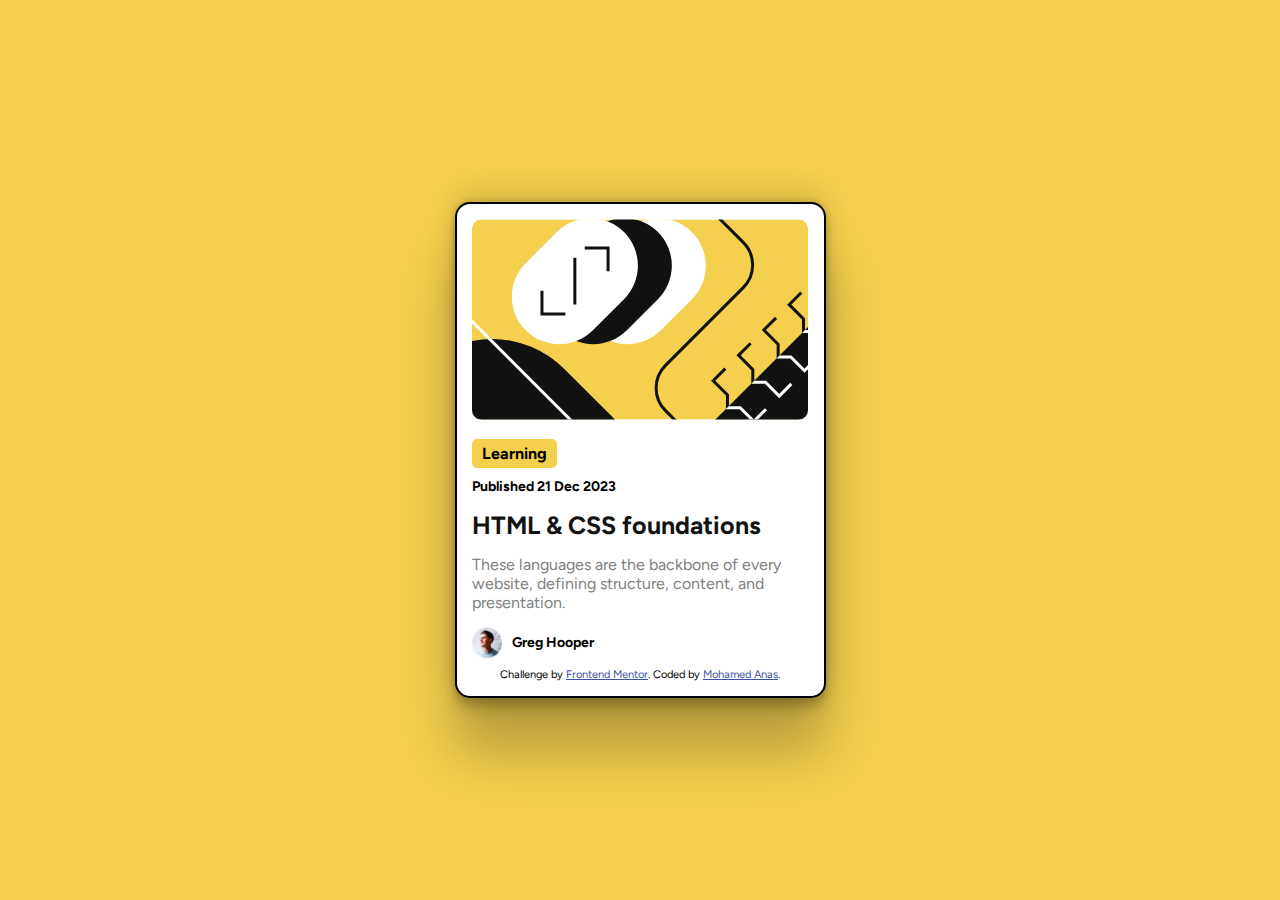
<file: Active-Preview/index.html>
<!DOCTYPE html>
<html lang="en">
<head>
  <meta charset="UTF-8">
  <meta name="viewport" content="width=device-width, initial-scale=1.0"> <!-- displays site properly based on user's device -->

  <link rel="icon" type="image/png" sizes="32x32" href="./assets/images/favicon-32x32.png">
  <link rel="stylesheet" href="./style.css">
  
  <title>Frontend Mentor | Blog preview card</title>

  <!-- Feel free to remove these styles or customise in your own stylesheet 👍 -->
  <style>
    .attribution { font-size: 11px; text-align: center; }
    .attribution a { color: hsl(228, 45%, 44%); }
  </style>
</head>
<body>

  <div class="container">

    <div><svg class="img" xmlns="http://www.w3.org/2000/svg" width="336" height="201" fill="none" viewBox="0 0 336 201"><g clip-path="url(#a)"><path fill="#F4D04E" d="M0 .5h336v200H0z"/><rect width="139" height="95" x="87.996" y="77.729" fill="#fff" rx="47.5" transform="rotate(-45 87.996 77.729)"/><rect width="139" height="95" x="54.055" y="77.729" fill="#111" rx="47.5" transform="rotate(-45 54.055 77.729)"/><path fill="#111" d="M234.864 209.036 451.4-7.5l67.175 67.175-216.536 216.536z"/><rect width="139" height="95" x="20.114" y="77.729" fill="#fff" rx="47.5" transform="rotate(-45 20.114 77.729)"/><rect width="204.19" height="270.554" fill="#111" rx="102.095" transform="scale(-1 1) rotate(45 -103.887 14.564)"/><path stroke="#fff" stroke-width="3" d="m6.69-357.5 135.583 135.727c12.481 12.494 12.481 32.737 0 45.231L-45.544 11.475c-12.481 12.494-12.481 32.737 0 45.23L107.088 209.5"/><path stroke="#111" stroke-width="3" d="M69.965 71.719v23.334h23.334M136.079 52.273V28.94h-23.334M102.845 38.838v46.67M210.364-37.5l60.873 60.873c12.497 12.496 12.497 32.758 0 45.254l-77.745 77.746c-12.497 12.496-12.497 32.758 0 45.254l69.872 69.873"/><path stroke="#111" stroke-width="3" d="m253.339 149.574-12.144 12.145 14.256 14.257v12.672h12.673l13.729 13.729 12.145-12.145M278.685 124.228l-12.145 12.145 14.257 14.257v12.673h12.673l13.729 13.729 12.145-12.145M304.031 98.883l-12.145 12.144 14.257 14.257v12.673h12.673l13.729 13.729 12.144-12.145M329.376 73.537l-12.145 12.145 14.257 14.257v12.672h12.673l13.729 13.729 12.145-12.144"/><path stroke="#fff" stroke-width="5" d="m354.722 48.191-12.145 12.145 14.257 14.257v12.673h12.673l13.729 13.729 12.145-12.145"/><mask id="b" width="285" height="285" x="234" y="-8" maskUnits="userSpaceOnUse" style="mask-type:alpha"><path fill="#111" d="M234.864 209.036 451.4-7.5l67.175 67.175-216.536 216.536z"/></mask><g stroke="#fff" mask="url(#b)"><path stroke-width="3" d="m253.339 149.574-12.144 12.145 14.256 14.257v12.672h12.673l13.729 13.729 12.145-12.145M278.685 124.228l-12.145 12.145 14.257 14.257v12.673h12.673l13.729 13.729 12.145-12.145M304.031 98.883l-12.145 12.144 14.257 14.257v12.673h12.673l13.729 13.729 12.144-12.145M329.376 73.537l-12.145 12.145 14.257 14.257v12.672h12.673l13.729 13.729 12.145-12.145"/><path stroke-width="5" d="m354.722 48.191-12.145 12.145 14.257 14.257v12.673h12.673l13.729 13.729 12.145-12.145"/></g></g><defs><clipPath id="a"><path fill="#fff" d="M0 .5h336v200H0z"/></clipPath></defs></svg></div>
    <p class="sub">Learning</p>

    <p class="date">Published 21 Dec 2023</p>

    <p class="heading">HTML & CSS foundations</p>

    <p class="text">These languages are the backbone of every website, defining structure, content, and presentation.</p>


    <div class="head">
      <img src="./assets/images/image-avatar.webp" alt="Greg Hopper Image">
      <p class="img-text">Greg Hooper</p>

    </div>
    <div class="attribution">
      Challenge by <a href="https://www.frontendmentor.io?ref=challenge" target="_blank">Frontend Mentor</a>. 
      Coded by <a href="#">Mohamed Anas</a>.
    </div>

</div>
  
  
</body>
</html>
</file>
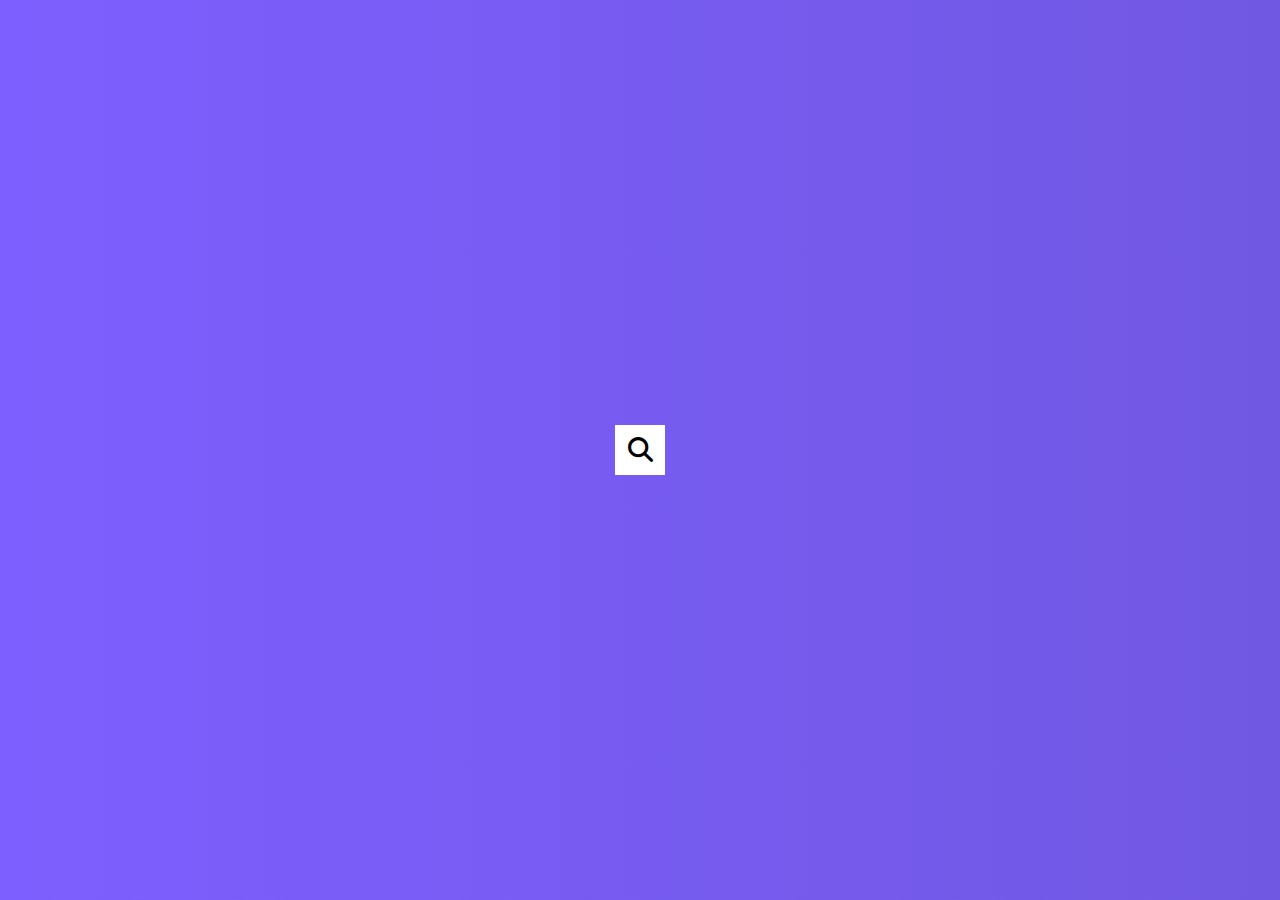
<file: Hidden Search/index.html>
<!DOCTYPE html>
<html lang="en">
  <head>
    <meta charset="UTF-8" />
    <meta name="viewport" content="width=device-width, initial-scale=1.0" />
    <link rel="stylesheet" href="style.css" />
    <title>Hidden Search</title>
    <link rel="stylesheet" href="https://cdnjs.cloudflare.com/ajax/libs/font-awesome/6.5.1/css/all.min.css">
  </head>
  <body>
    <div class="search">
      <input type="text" class="input" placeholder="Search">
      <button class="btn"> 
        <i class="fas fa-search"></i>
      </button>
    </div>
    <script src="index.js"></script>
  </body>
</html>
</file>
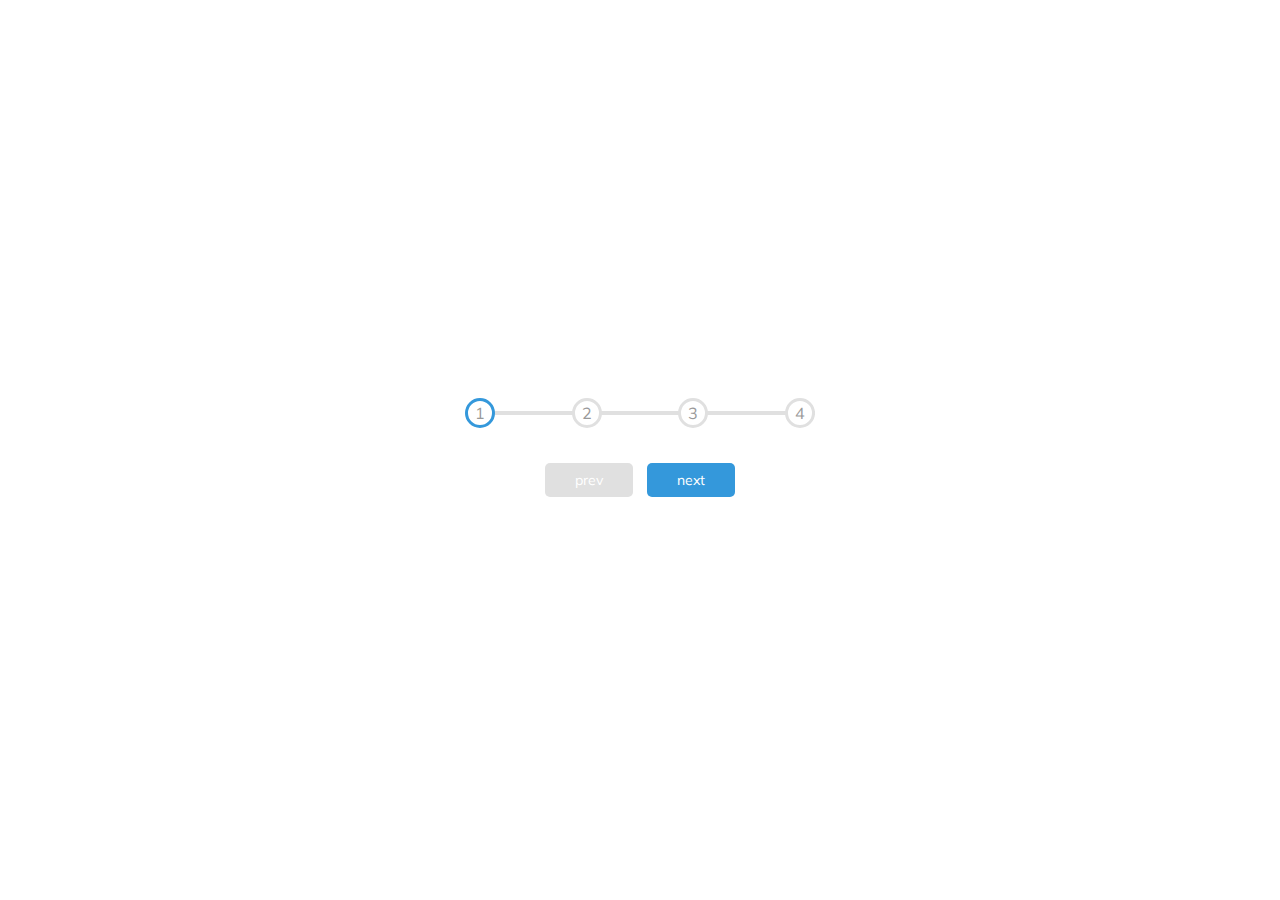
<file: Progress Steps/index.html>
<!DOCTYPE html>
<html lang="en">
  <head>
    <meta charset="UTF-8" />
    <meta name="viewport" content="width=device-width, initial-scale=1.0" />
    <link rel="stylesheet" href="style.css" />
    <title>Progress Tracker</title>
  </head>
  <body>
    <div class="container">
      <div class="progress-container">
        <div class="progress" id="progress"></div>
          <div class="circle active">1</div>
          <div class="circle">2</div>
          <div class="circle">3</div>
          <div class="circle">4</div>
      
    </div>
      <button class="btn" id="prev" disabled>prev</button>
      <button class="btn" id="next">next</button>
    </div>
    <script src="index.js"></script>
  </body>
</html>
</file>
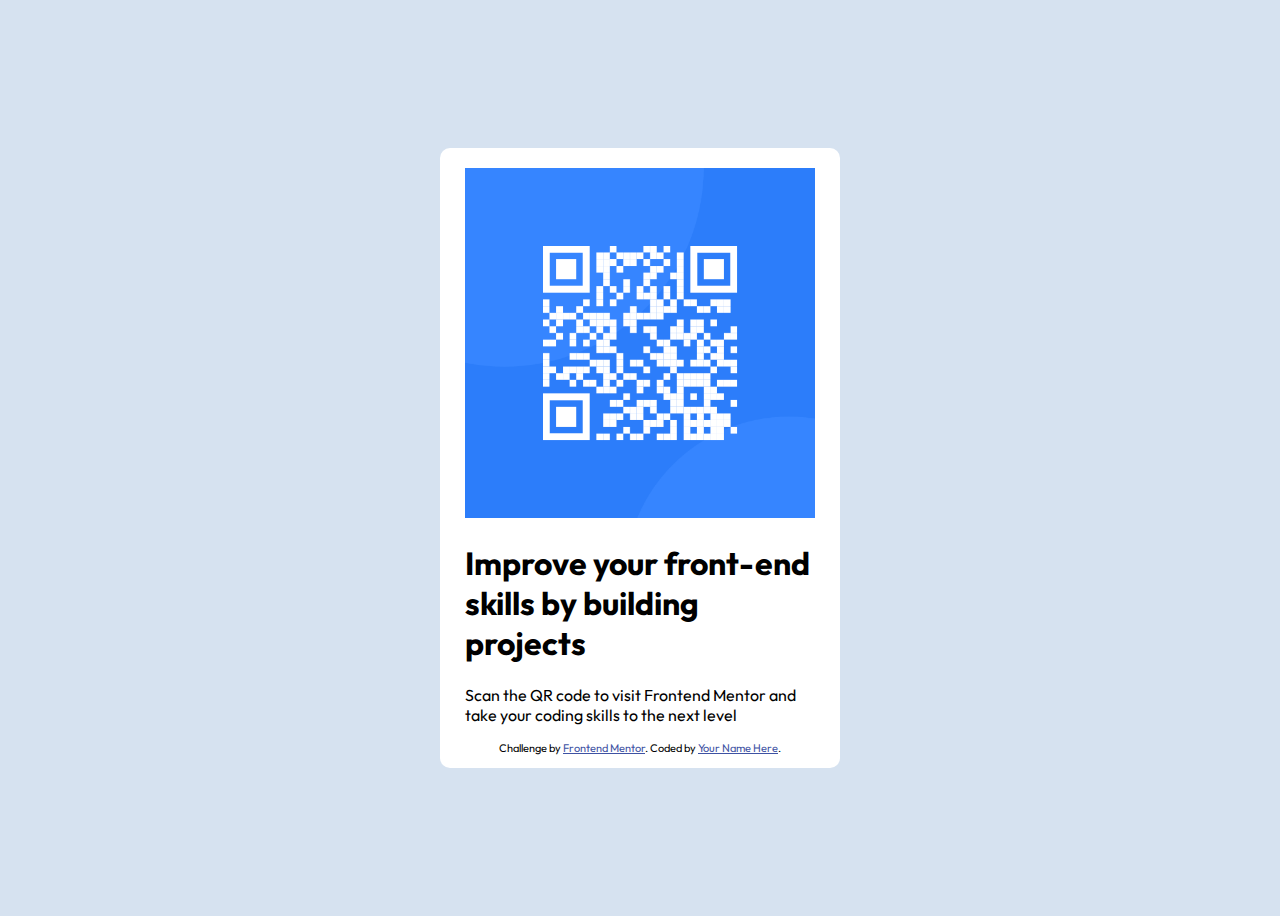
<file: QR page/index.html>
<!DOCTYPE html>
<html lang="en">
<head>
  <meta charset="UTF-8">
  <meta name="viewport" content="width=device-width, initial-scale=1.0"> <!-- displays site properly based on user's device -->

  <link rel="icon" type="image/png" sizes="32x32" href="./images/favicon-32x32.png">
  <link rel="stylesheet" href="style.css">
  
  <title>Frontend Mentor | QR code component</title>

  <!-- Feel free to remove these styles or customise in your own stylesheet 👍 -->
  <style>
    .attribution { font-size: 11px; text-align: center; }
    .attribution a { color: hsl(228, 45%, 44%); }
  </style>
</head>
<body>
  <div class="container">
    <div class="box">
      
      <img src="./assets/image-qr-code.png" alt="">
      
      <h1>Improve your front-end skills by building projects</h1>
      <p>Scan the QR code to visit Frontend Mentor and take your coding skills to the next level</p>
    </div>
  
  
    <div class="attribution">
      Challenge by <a href="https://www.frontendmentor.io?ref=challenge" target="_blank">Frontend Mentor</a>. 
      Coded by <a href="#">Your Name Here</a>.
    </div>
  </div> 

</body>
</html>
</file>
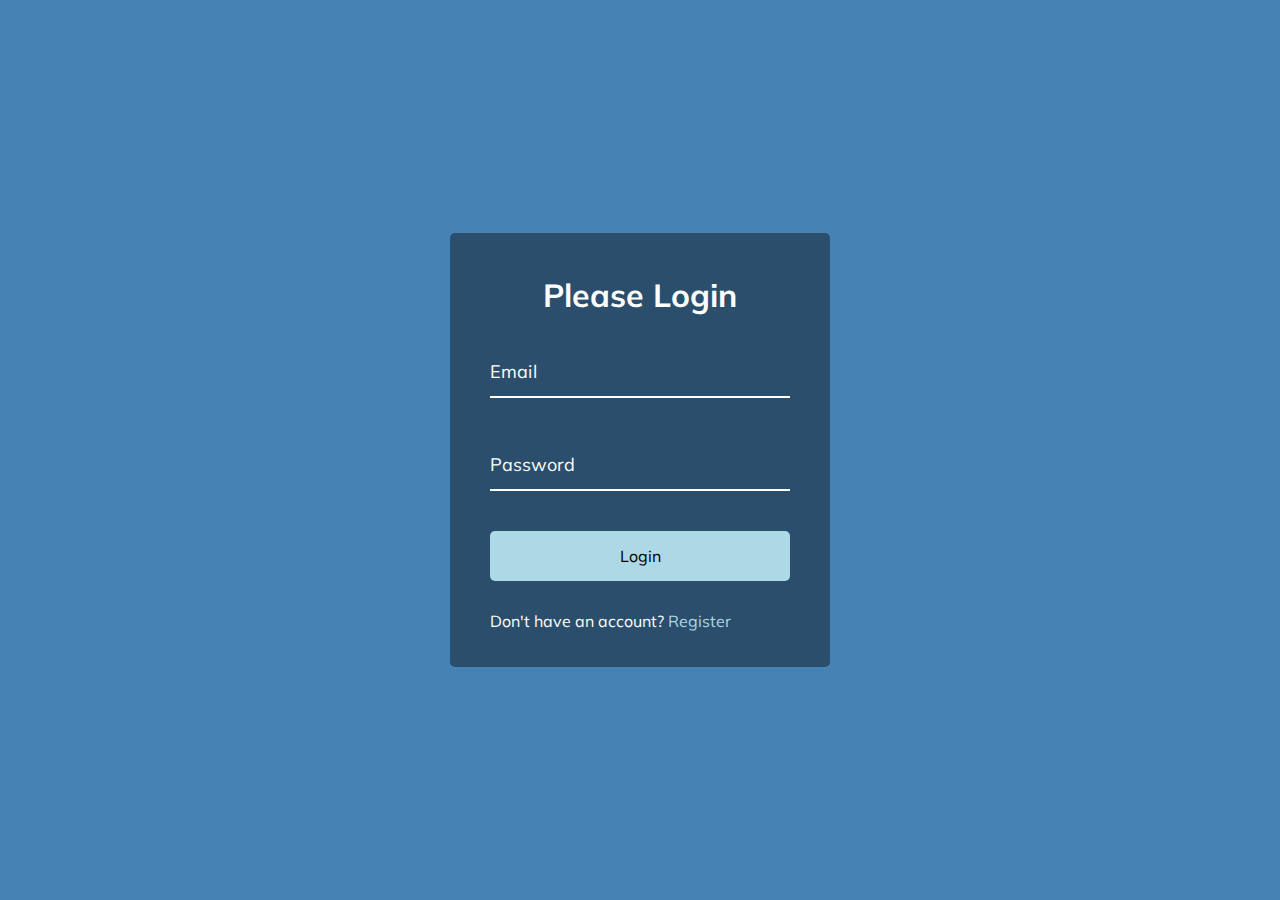
<file: Signup Page/index.html>
<!DOCTYPE html>
<html lang="en">
  <head>
    <meta charset="UTF-8" />
    <meta name="viewport" content="width=device-width, initial-scale=1.0" />
    <link rel="stylesheet" href="style.css" />
    <title>Form Input</title>
    <link rel="stylesheet" href="https://cdnjs.cloudflare.com/ajax/libs/font-awesome/6.5.1/css/all.min.css">
  </head>
  <body>
    <div class="container">

      <h1>Please Login</h1>
      <div class="form-control">
        <input type="text"  required>
        <label>Email</label>
        <!-- <label>
          <span class="transition-delay: 0ms">E</span>
          <span class="transition-delay: 50ms">m</span>
          <span class="transition-delay: 100ms">a</span>
          <span class="transition-delay: 150ms">i</span>
          <span class="transition-delay: 200ms">l</span>
        </label> -->
      </div>

      <div class="form-control">
        <input type="password"  required>
        <label>Password</label>
      </div> 
      <button class="btn">Login</button>

      <p class="text">Don't have an account? <a href="#">Register </a></p>
    </div>
    <script src="index.js"></script>
  </body>
</html>
</file>
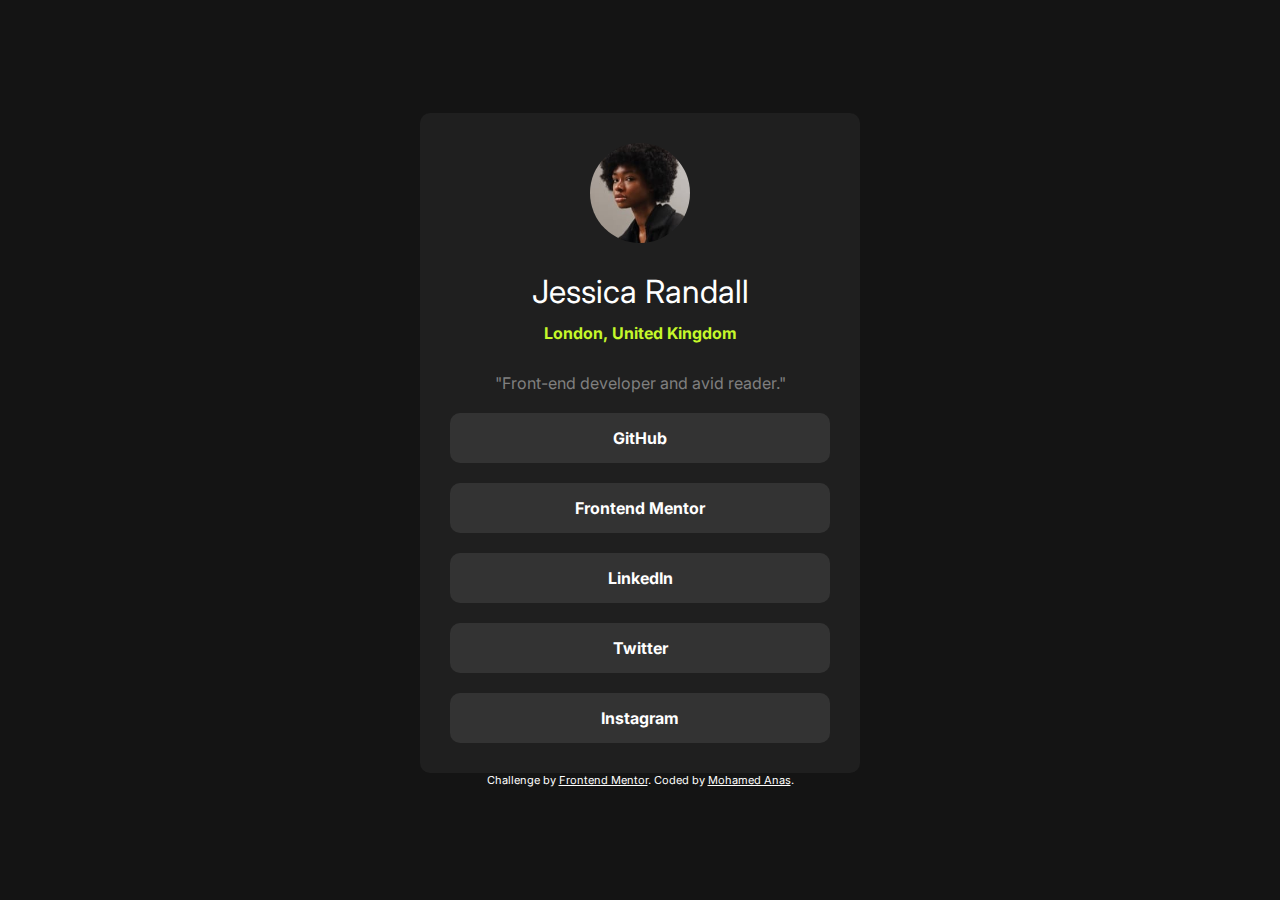
<file: Social Profile Page/index.html>
<!DOCTYPE html>
<html lang="en">
<head>
  <meta charset="UTF-8">
  <meta name="viewport" content="width=device-width, initial-scale=1.0"> <!-- displays site properly based on user's device -->

  <link rel="icon" type="image/png" sizes="32x32" href="./assets/images/favicon-32x32.png">
  
  <title>Frontend Mentor | Social links profile</title>

  <!-- Feel free to remove these styles or customise in your own stylesheet 👍 -->
  <style>
    .attribution { font-size: 11px; text-align: center; color: white; }
    .attribution a { color: hsl(228, 45%, 44%); color: white; }
  </style>
  <link rel="stylesheet" href="./style.css">
</head>
<body>

  <div class="container">
    <img src="./assets/images/avatar-jessica.jpeg" alt="">
    <h1>Jessica Randall</h1>
    <h4>London, United Kingdom</h4>
    <p>"Front-end developer and avid reader."</p>

    <div class="sec-container">
      <div class="box">GitHub</div>
      <div class="box">Frontend Mentor</div>
      <div class="box">LinkedIn</div>
      <div class="box">Twitter</div>
      <div class="box">Instagram</div>
    </div>

  </div>
  
  
  <div class="attribution">
    Challenge by <a href="https://www.frontendmentor.io?ref=challenge" target="_blank">Frontend Mentor</a>. 
    Coded by <a href="#">Mohamed Anas</a>.
  </div>
</body>
</html>
</file>
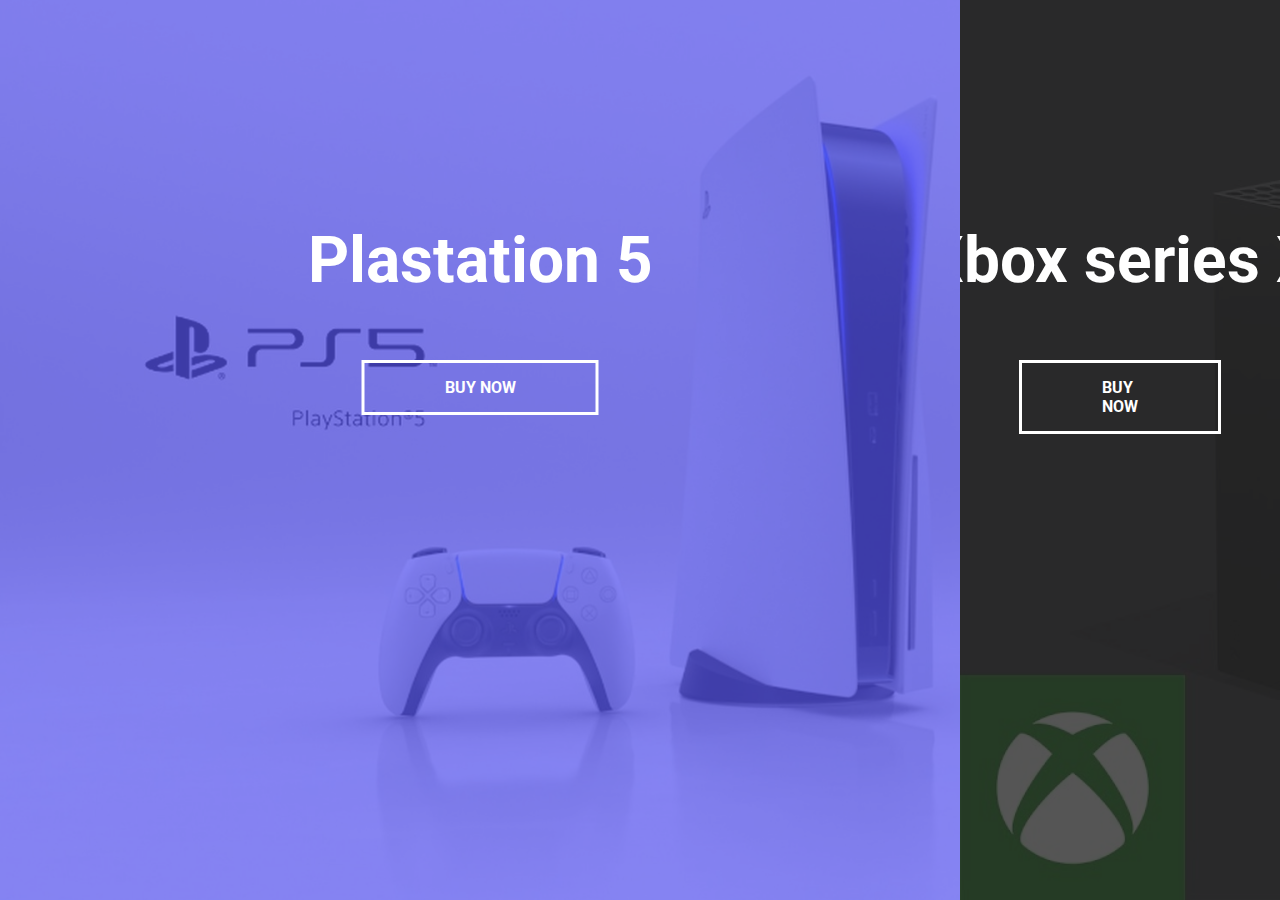
<file: Split_Landing_Page/index.html>
<!DOCTYPE html>
<html lang="en">
  <head>
    <meta charset="UTF-8" />
    <meta name="viewport" content="width=device-width, initial-scale=1.0" />
    <link rel="stylesheet" href="style.css" />
    <title>Split Landing Page</title>
    <link rel="stylesheet" href="https://cdnjs.cloudflare.com/ajax/libs/font-awesome/6.5.1/css/all.min.css">
  </head>
  <body>
    <div class="container">
        <div class="split left">
          <h1>Plastation 5</h1>
          <a href="#" class="btn">Buy Now</a>
        </div>
      

      <div class="split right">
        <h1>Xbox series X</h1>
        <a href="#" class="btn">Buy Now</a>
      </div>
    </div>

    <script src="index.js"></script>
  </body>
</html>
</file>
<file: Active-Preview/style.css>
@import url('https://fonts.googleapis.com/css2?family=Figtree&display=swap');
* {
    margin: 0;
    padding: 0;
}

body {
    font-family: Figtree;
    background-color: hsl(47, 88%, 63%);
    display: flex;
    justify-content: center;
    align-items: center;
    height: 100vh;
}

.container {
    width: 337px;
    background-color: white;
    padding: 15px;
    border-radius: 15px;
    border: 2px solid black;
    box-shadow: rgba(0, 0, 0, 0.25) 0px 54px 55px, rgba(0, 0, 0, 0.12) 0px -12px 30px, rgba(0, 0, 0, 0.12) 0px 4px 6px, rgba(0, 0, 0, 0.17) 0px 12px 13px, rgba(0, 0, 0, 0.09) 0px -3px 5px;
}
.img {
    border-radius: 10px;
}

.sub {
    background-color: hsl(47, 88%, 63%);
    display: inline-block;
    padding: 5px 10px;
    margin-top: 15px;
    border-radius: 5px;
    font-weight: bolder;
}

.date {
    margin-top: 10px;
    font-weight: bold;
    font-size: 14px;
}

.heading {
    margin-top: 15px;
    font-size: 25px;
    font-weight: bolder;
    color: hsl(0, 0%, 7%);    ;
}

.heading:hover {
    color: hsl(47, 88%, 63%);
    cursor: pointer;
}

.text {
    margin-top: 15px;
    color: hsl(0, 0%, 50%);
    margin-bottom: 15px;
}

img {
    width: 30px;
    
}

.head {
    display: flex;
    align-items: center;
    gap:10px;
    margin-bottom: 10px;
}


.img-text {
    font-weight: bolder;
    font-size: 14px;
   
}
</file>
<file: Hidden Search/style.css>
@import url('https://fonts.googleapis.com/css2?family=Roboto:wght@400;700&display=swap');

* {
  box-sizing: border-box;
}

body {
  background-image: linear-gradient(90deg, #7d5fff,#7158e2);
  font-family: 'Roboto', sans-serif;
  display: flex;
  flex-direction: column;
  align-items: center;
  justify-content: center;
  height: 100vh;
  overflow: hidden;
  margin: 0;
}

.search {
  position: relative;
  height: 50px;
}

.search .input {
  background-color: white;
  border: 0;
  font-size: 18px;
  padding: 15px;
  height: 50px;
  width: 50px;
  transition: width 0.3s ease;
}

.btn {
  background-color: white;
  border:0;
  cursor: pointer;
  font-size: 25px;
  position: absolute;
  top: 0;
  left: 0;
  height: 50px;
  width: 50px;
  transition: transform 0.3s ease;
}

.btn:focus, .input:focus {
  outline: none;
}

.search.active .input {
   width: 200px;
}

.search.active .btn {
  transform: translateX(200px);
}
</file>
<file: Progress Steps/style.css>
@import url('https://fonts.googleapis.com/css2?family=Muli&display=swap');


:root{
  --line-border-fill:#3498db;
  --line-border-empty: #e0e0e0;
}
* {
  box-sizing: border-box;
}

body {
  font-family: 'Muli', sans-serif;
  display: flex;
  flex-direction: column;
  align-items: center;
  justify-content: center;
  height: 100vh;
  overflow: hidden;
  margin: 0;
}

.container {
  text-align: center;
}

.progress-container {
  display: flex;
  justify-content: space-between;
  width: 350px;
  max-width: 100%;
  margin: 0;
  margin-bottom: 30px;
  position: relative;
}

.progress-container::before {
  content: '';
  width: 100%;
  background-color: var(--line-border-empty);
  height: 4px;
  position: absolute;
  left: 0;
  top: 50%;
  z-index: -1;
  transform: translateY(-50%);
  transition: .4s ease;
}

.progress {
  width: 0;
  background-color: var(--line-border-fill);
  height: 4px;
  position: absolute;
  left: 0;
  top: 50%;
  z-index: -1;
  transform: translateY(-50%);
  transition: .4s ease;
}

.btn {
  background-color: var(--line-border-fill);
  color: white;
  font-family: inherit;
  padding: 8px 30px;
  margin: 5px;
  border-radius: 5px; 
  border: 0;
  cursor: pointer;
  font-size: 14px;
}

.btn:active {
  transform: scale(0.98);
}

.btn:focus{
  outline: 0;
}

.btn:disabled {
  background-color: #e0e0e0;
  cursor: not-allowed;
}

.circle {
  background-color: white;
  color: #999;
  height: 30px;
  width: 30px;
  border: 3px solid var(--line-border-empty);
  border-radius: 50%;
  display: flex;
  align-items: center;
  justify-content: center;
  transition: .4s ease;
}

.circle.active {
  background-color: white;
  color: #999;
  height: 30px;
  width: 30px;
  border: 3px solid var(--line-border-fill);
  border-radius: 50%;
  display: flex;
  align-items: center;
  justify-content: center;
  transition: .4s ease;
}
</file>
<file: QR page/style.css>
@import url('https://fonts.googleapis.com/css2?family=Outfit&display=swap');

body {
    font-family: "outfit";
    background-color: hsl(212, 45%, 89%);
    overflow-x: hidden;
    display: flex;
    justify-content: center;
    align-items: center;
    height: 100vh;
   
}


.container {
    background-color: white;
    width: 400px;
    height: 600px;
    padding-top: 20px;
    border-radius: 10px;
}

.box {
    width: 350px;
    margin: auto;
}

.box img {
    width: 350px;
}
</file>
<file: Signup Page/style.css>
@import url('https://fonts.googleapis.com/css2?family=Muli&display=swap');

* {
  box-sizing: border-box;
}

body {
  font-family: 'muli', sans-serif;
  display: flex;
  flex-direction: column;
  align-items: center;
  justify-content: center;
  height: 100vh;
  overflow: hidden;
  margin: 0;
  background-color: steelblue;
  color: white;
}

.container {
  background-color: rgba(0, 0, 0, 0.4);
  padding: 20px 40px;
  border-radius: 5px ;
}

.container h1 {
  text-align: center;
  margin-bottom: 30px;
}

.container a {
  text-decoration: none;
  color: lightblue;
}

.form-control {
  position: relative;
  margin: 20px 0 40px;
  width: 300px;
}

.form-control input{
  background-color: transparent;
  border: 0;
  border-bottom: 2px white solid;
  display: block;
  width: 100%;
  padding: 15px 0;
  font-size: 18px;
  color: white;
  
}

.form-control input:focus,
.form-control input:valid {
  outline: 0;
  border-bottom-color: lightblue;
}

.btn {
  cursor: pointer;
  display: inline-block;
  width: 100% ;
  background-color: lightblue;
  padding: 15px;
  font-family: inherit;
  font-size: 16px;
  border: 0;
  border-radius: 5px;
}

.btn:focus {
  outline: 0;
}

.btn:active {
  transform: scale(0.98);
}

.text {
  margin-top: 30px;
}

.form-control label {
  position: absolute;
  top: 15px;
  left: 0;
}

.form-control label span {
  display: inline-block;
  font-size: 18px;
  min-width: 5px;
  transition: 0.3s cubic-bezier(0.68,-0.55,0.265,1.55);
}

.form-control input:focus + label span,
.form-control input:valid + label span {
  color:lightblue;
  transform: translateY(-30px);
}
</file>
<file: Social Profile Page/style.css>
@import url('https://fonts.googleapis.com/css2?family=Inter&display=swap');

* {
    font-family: 'Inter', sans-serif;
    margin: 0;
    padding: 0;
}

body {
    display: flex;
    flex-direction: column;
    justify-content: center;
    align-items: center;
    height: 100vh;
    background-color: hsl(0, 0%, 8%);
    text-align: center;
}

.container {
    background-color:hsl(0, 0%, 12%);
    color: white;
    padding: 30px;
    border-radius: 10px;

}

img {
    width: 100px;
    border-radius: 100%;
} 

h1 {
    margin-top: 25px;
    font-weight: 400;
}

h4 {
    color: hsl(75, 94%, 57%);
    margin-top: 12px;
    font-size: 400;
}

p {
    color: grey;
    margin-top: 30px;
    margin-bottom: 20px;
}

.sec-container {
    display: flex;
    flex-direction: column;
    gap: 20px;
}

.box {
    background-color: hsl(0, 0%, 20%);
    width: 350px;
    padding: 15px;
    border-radius: 10px;
    font-weight: bold;
    cursor: pointer;
    transition: transform 0.4s ease;
}

.box:hover{
    transform: translateY(-5px);
    background-color: hsl(75, 94%, 57%);
    color:  hsl(0, 0%, 20%);
}
</file>
<file: Split_Landing_Page/style.css>
@import url('https://fonts.googleapis.com/css2?family=Roboto:wght@400;700&display=swap');

:root {
  --left-bg: rgba(87, 84, 236, 0.7);
  --right-bg: rgba(43, 43, 43, 0.8);
  --left-hover-color: rgba(87, 84, 236, 1);
  --right-hover-color: rgba(28, 122, 28, 1);
  --hover-width: 75%;
  --other-width:25%;
}

* {
  box-sizing: border-box;
}

body {
  font-family: 'Roboto', sans-serif;
  height: 100vh;
  overflow: hidden;
  margin: 0;
}

.container {
  background-color: #333;
  height: 100%;
  width: 100%;
  position: relative;
}

.split {
  position: absolute;
  height: 100%;
  width: 50%;
  overflow: hidden;
}

.left {
  left: 0%;
  background-image: url(./assets/ps.jpg);
  background-repeat: no-repeat;
  background-size: cover;
}

.left::before {
  content: '';
  background-color: var(--left-bg);
  width: 100%;
  height: 100%;
  position: absolute;
}

.right{
  right: 0%;
  background-image: url(./assets/xbox.jpg);
  background-repeat: no-repeat;
  background-size: cover;
}

.right::before {
  content: '';
  background-color: var(--right-bg);
  position: absolute;
  width: 100%;
  height: 100%;
}

.left, .right, .left::before, .right::before {
  transition: 1s ease;
}

h1 {
  font-size: 4rem;
  color: white;
  position: absolute;
  left: 50%;
  top: 20%;
  transform: translateX(-50%);
  white-space: nowrap;
}

.btn {
  position: absolute;
  left: 50%;
  top: 40%;
  transform: translateX(-50%);
  text-decoration: none;
  color: white;
  border: white solid 0.2rem;
  font-size: 1rem ;
  padding: 15px 80px;
  text-transform: uppercase;
  font-weight: bold ;
}

.left .btn:hover {
  background-color: var(--left-hover-color);
  border-color: var(--left-hover-color);
}

.right .btn:hover {
  background-color: var(--right-hover-color);
  border-color: var(--right-hover-color);
}

.hover-left .left {
  width: var(--hover-width);
}

.hover-left .right {
  width: var(--other-width)
}

.hover-right .right {
  width: var(--hover-width);
}

.hover-right .left {
  width: var(--other-width)
}

@media(max-width: 800px){
  h1 {
    font-size: 2rem;
    top: 30%;
  }

  .btn {
    padding: 1.2rem;
    width:  12rem
  }
}
</file>
